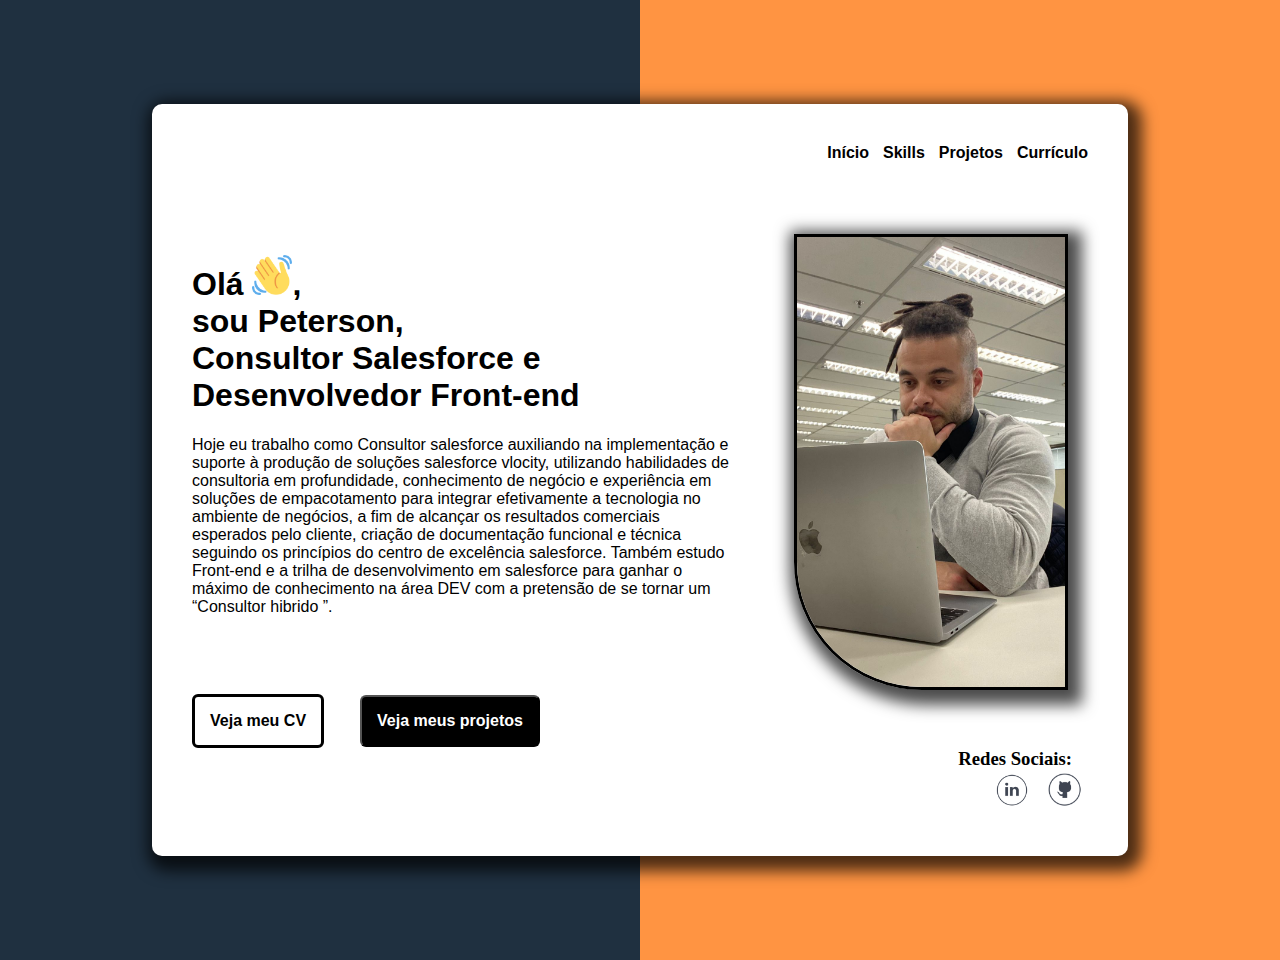
<file: index.html>
<!DOCTYPE html>
<html>

<head>
    <link href="https://fonts.googleapis.com/css?family=Pacifico|Roboto:100,300,400,500,700,900" rel="stylesheet" />
    <meta charset="UTF-8" />
    <meta name="viewport" content="width=device-width, initial-scale=1.0" />
    <meta http-equiv="X-UA-Compatible" content="ie=edge" />
    <title>Portfolio Peterson</title>
    <link rel="stylesheet" href="../Css/inicio.css">
</head>

<body>
    <main class="container">
        <div class="content">
            <div class="Box1">
                <div class="nav-bar">
                    <nav class="cabecalhoPrincipal-nav">
                        <a class="cabecalhoPrincipal-nav-link" href="index.html">Início</a>
                        <a class="cabecalhoPrincipal-nav-link" href="skills.html">Skills</a>
                        <a class="cabecalhoPrincipal-nav-link" href="projetos.html">Projetos</a>
                        <a class="cabecalhoPrincipal-nav-link" href="curriculo.html">Currículo</a>
                    </nav>

                </div>

                <div class="TituloPrincipal">
                    <div class="TituloPrincipal-texto">
                        <h1>Olá <img class="IconeFoto" src="../Imagens/Order Capture Exercise Guide.png"
                                alt=" Foto dando tchau">,<br> sou Peterson,<br> Consultor Salesforce e Desenvolvedor
                            Front-end

                        </h1>
                        <p>Hoje eu trabalho como Consultor salesforce auxiliando na implementação e suporte à produção
                            de soluções salesforce vlocity, utilizando habilidades de consultoria em profundidade,
                            conhecimento de negócio e experiência em soluções de empacotamento para integrar
                            efetivamente a tecnologia no ambiente de negócios, a fim de alcançar os resultados
                            comerciais esperados pelo cliente, criação de documentação funcional e técnica seguindo os
                            princípios do centro de excelência salesforce.
                            Também estudo Front-end e a trilha de desenvolvimento em salesforce para ganhar o máximo de
                            conhecimento na área DEV com a pretensão de se tornar um “Consultor hibrido ”.


                        </p>
                    </div>
                    <div class="Foto-perfil">
                        <div class="Foto-perfil-tamanho">
                            <img src="../Imagens/foto perfil.jpeg" alt="Foto de perfil">
                        </div>
                    </div>
                </div>
                <div class="ButtonCV">
                    <button> Veja meu CV</button>
                </div>
                <div class="ButtonProjetos">
                    <button>Veja meus projetos</button>
                </div>
                <div class="Redes-sociais">
                    <h3 class="Rede-sociais-titulo">Redes Sociais:</h3>
                    <div class="Redes-sociais-icones">
                        <a href="https://www.linkedin.com/in/peterson-sousa-%E2%98%81-46aba6121/" target="_blank"><img
                                class="Redes-sociais-img" src="/Imagens/linkedin.png" alt="imagem linkedin"></a>
                        <a href="https://github.com/PetersonSousa" target="_blank"><img class="Redes-sociais-img"
                                src="/Imagens/git.png" alt="imagem github"></a>
                    </div>
                </div>
            </div>

        </div>


        </div>

    </main>
</body>

</html>
</file>
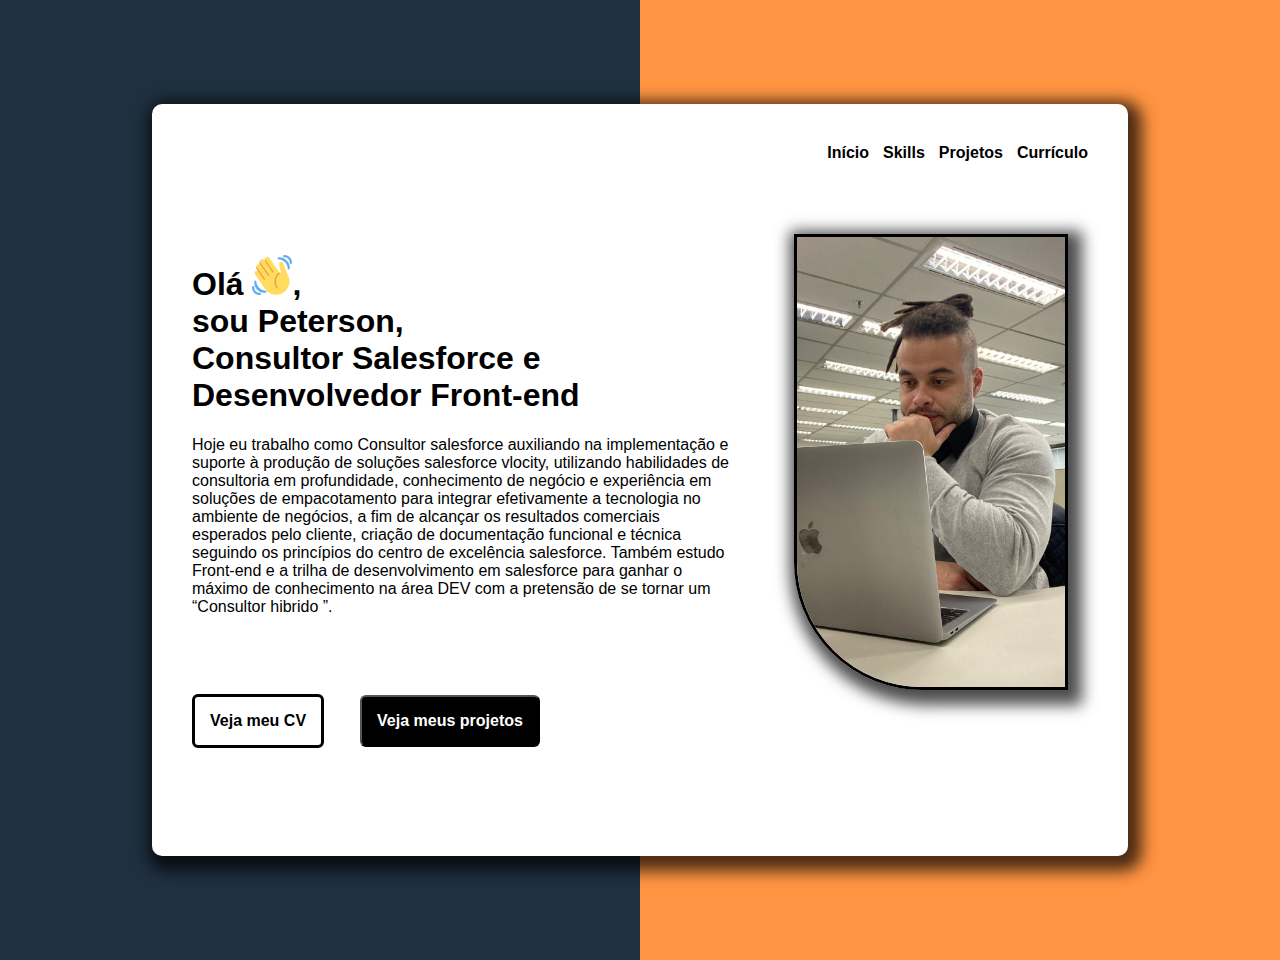
<file: HTML/index.html>
<!DOCTYPE html>
<html>

<head>
    <link href="https://fonts.googleapis.com/css?family=Pacifico|Roboto:100,300,400,500,700,900" rel="stylesheet" />
    <meta charset="UTF-8" />
    <meta name="viewport" content="width=device-width, initial-scale=1.0" />
    <meta http-equiv="X-UA-Compatible" content="ie=edge" />
    <title>Portfolio Peterson</title>
    <link rel="stylesheet" href="../Css/inicio.css">
</head>

<body>
    <main class="container">
        <div class="content">
            <div class="Box1">
                <div class="nav-bar">
                    <nav class="cabecalhoPrincipal-nav">
                        <a class="cabecalhoPrincipal-nav-link" href="../HTML/index.html">Início</a>
                        <a class="cabecalhoPrincipal-nav-link" href="../HTML/skills.html">Skills</a>
                        <a class="cabecalhoPrincipal-nav-link" href="#">Projetos</a>
                        <a class="cabecalhoPrincipal-nav-link" href="#">Currículo</a>
                    </nav>

                </div>

                <div class="TituloPrincipal">
                    <div class="TituloPrincipal-texto">
                        <h1>Olá <img class="IconeFoto" src="../Imagens/Order Capture Exercise Guide.png"
                                alt=" Foto dando tchau">,<br> sou Peterson,<br> Consultor Salesforce e Desenvolvedor
                            Front-end

                        </h1>
                        <p>Hoje eu trabalho como Consultor salesforce auxiliando na implementação e suporte à produção
                            de soluções salesforce vlocity, utilizando habilidades de consultoria em profundidade,
                            conhecimento de negócio e experiência em soluções de empacotamento para integrar
                            efetivamente a tecnologia no ambiente de negócios, a fim de alcançar os resultados
                            comerciais esperados pelo cliente, criação de documentação funcional e técnica seguindo os
                            princípios do centro de excelência salesforce.
                            Também estudo Front-end e a trilha de desenvolvimento em salesforce para ganhar o máximo de
                            conhecimento na área DEV com a pretensão de se tornar um “Consultor hibrido ”.


                        </p>
                    </div>
                    <div class="Foto-perfil">
                        <div class="Foto-perfil-tamanho">
                            <img src="../Imagens/foto perfil.jpeg" alt="Foto de perfil">
                        </div>
                    </div>
                </div>
                <div class="ButtonCV">
                    <button> Veja meu CV</button>
                </div>
                <div class="ButtonProjetos">
                    <button>Veja meus projetos</button>
                </div>
            </div>


        </div>


        </div>

    </main>
</body>

</html>
</file>
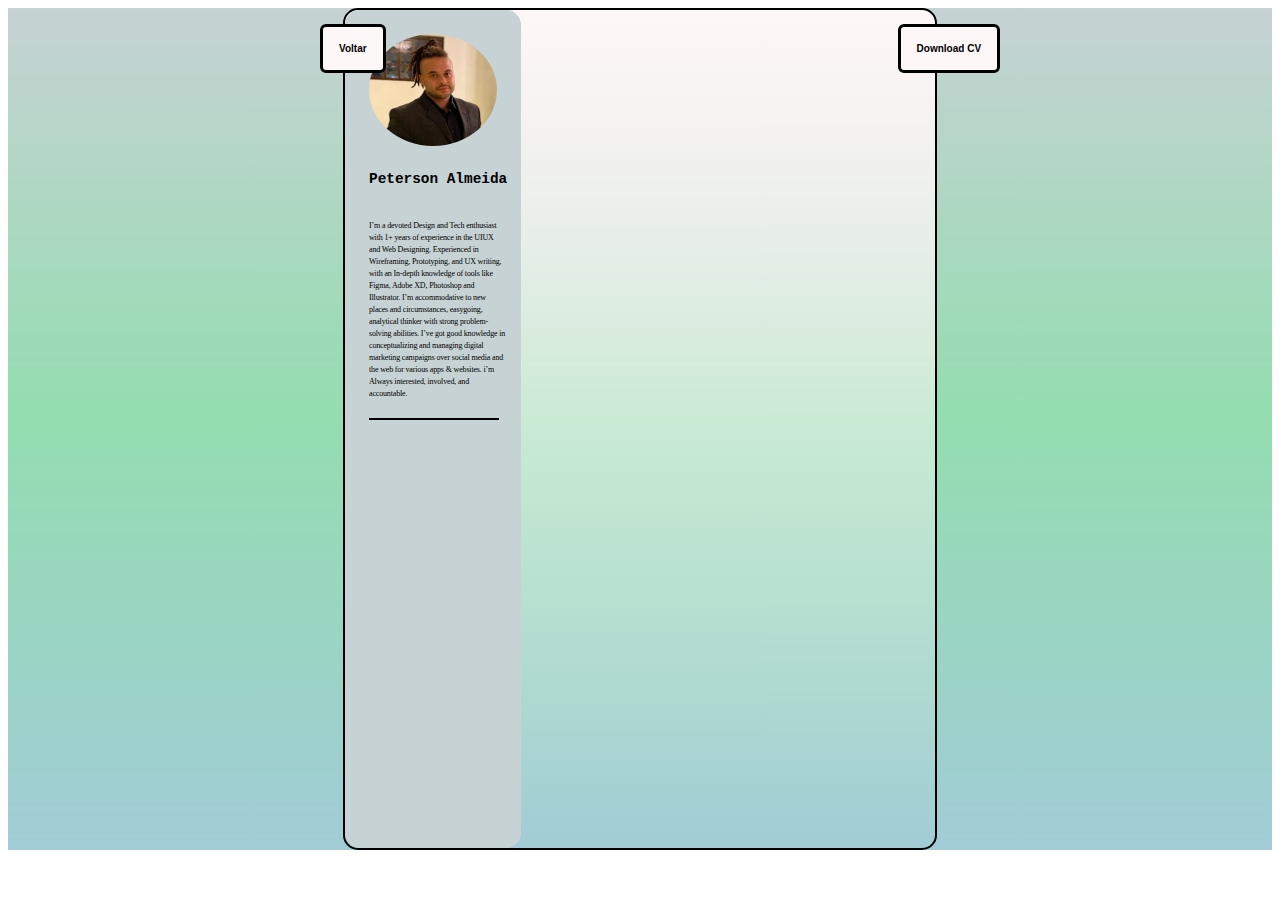
<file: curriculo.html>
<!DOCTYPE html>
<html>

<head>
    <link href="https://fonts.googleapis.com/css?family=Pacifico|Roboto:100,300,400,500,700,900" rel="stylesheet" />
    <meta charset="UTF-8" />
    <meta name="viewport" content="width=device-width, initial-scale=1.0" />
    <meta http-equiv="X-UA-Compatible" content="ie=edge" />
    <title>Projetos Peterson</title>
    <link rel="stylesheet" href="../Css/curriculo.css">


</head>

<body>
    <main class="container">
        <div class="box">
            <div class="boxPerfil"></div>
            <div class="boxPerfil__Container">
                <img class="imgHeader" src="Imagens/perfil.png" alt="Imagem Perfil">
                <h2 class="tituloNome">Peterson Almeida</h2>
                <p class="textoResumo">
                    I’m a devoted Design and Tech enthusiast with 1+ years of experience in the UIUX and Web Designing.
                    Experienced in Wireframing, Prototyping, and UX writing, with an In-depth knowledge of tools like
                    Figma, Adobe XD, Photoshop and Illustrator.

                    I’m accommodative to new places and circumstances, easygoing, analytical thinker with strong
                    problem-solving abilities. I’ve got good knowledge in conceptualizing and managing digital marketing
                    campaigns over social media and the web for various apps & websites. i’m Always interested,
                    involved, and accountable.
                
                </p>
                <div class="linha-horizontal"></div>
            </div>
            <div class="boxConteudo"></div>
            
        </div>
        <div class="box-botao">
            <div class="botaoVoltar" >
                <button class="botaoVoltar_click">Voltar</button>
            </div>
            <div class="BotaoDonwload">
                <button class="BotaoDonwload_click">Download CV</button>
            </div>
        </div>
    </main>
</body>

</html>
</file>
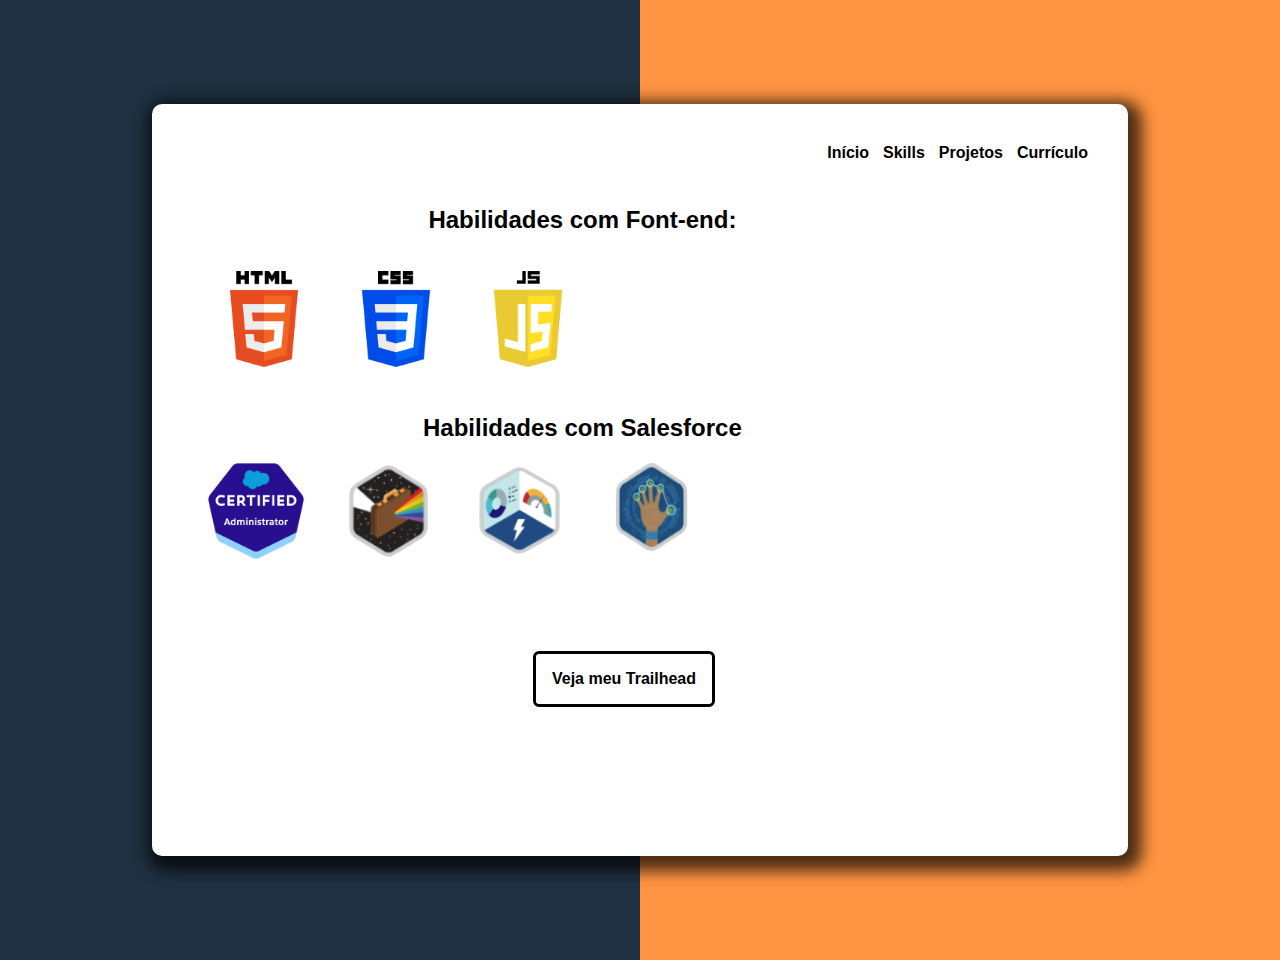
<file: skills.html>
<!DOCTYPE html>
<html>
    <head>
        <link href="https://fonts.googleapis.com/css?family=Pacifico|Roboto:100,300,400,500,700,900" rel="stylesheet" />
        <meta charset="UTF-8" />
        <meta name="viewport" content="width=device-width, initial-scale=1.0" />
        <meta http-equiv="X-UA-Compatible" content="ie=edge" />
        <title>Skills Peterson</title>
        <link rel="stylesheet" href="../Css/inicio.css">
        <link rel="stylesheet" href="../Css/skills.css">
    </head>
    <body>
        <main class="container">
            <div class="content">
                <div class="Box1">
                    <nav class="cabecalhoPrincipal-nav">
                        <a class="cabecalhoPrincipal-nav-link" href="index.html">Início</a>
                        <a class="cabecalhoPrincipal-nav-link" href="skills.html">Skills</a>
                        <a class="cabecalhoPrincipal-nav-link" href="#">Projetos</a>
                        <a class="cabecalhoPrincipal-nav-link" href="#">Currículo</a>
                    </nav>
                    <div class="conteudoSkills">
                        <h2 class="Titulo-skills">Habilidades com Font-end:</h2>
                        <div class="conteudoSkills-icones-font">
                            <img class="imgSkills" src="..//Imagens/html.png" alt="">
                            <img class="imgSkills" src="..//Imagens/css.png" alt="">
                            <img class="imgSkills" src="..//Imagens/js.png" alt="">
                        </div>
                        <h2 class="Titulo-skills">Habilidades com Salesforce</h2>
                        
                        <div class="conteudoSkills-icones-salesforce">
                            <img class="imgSkills" src="..//Imagens/Administrator.png" alt="">
                            <img class="imgSkills" src="..//Imagens/adm1-removebg-preview.png" alt="">
                            <img class="imgSkills" src="..//Imagens/lw1-removebg-preview.png" alt="">
                            <img class="imgSkills" src="..//Imagens/sec1-removebg-preview.png" alt="">
                        
                        </div>
                        <div class="botao-trailhead">
                            <a href="https://trailblazer.me/id/psousadealmeida" target="_blank">
                            <button class="botao-trailhead-veja">Veja meu Trailhead</button></a>
                        </div>
                    </div>
                </div>
            </div>
        </main>
    </body>
</html>
</file>
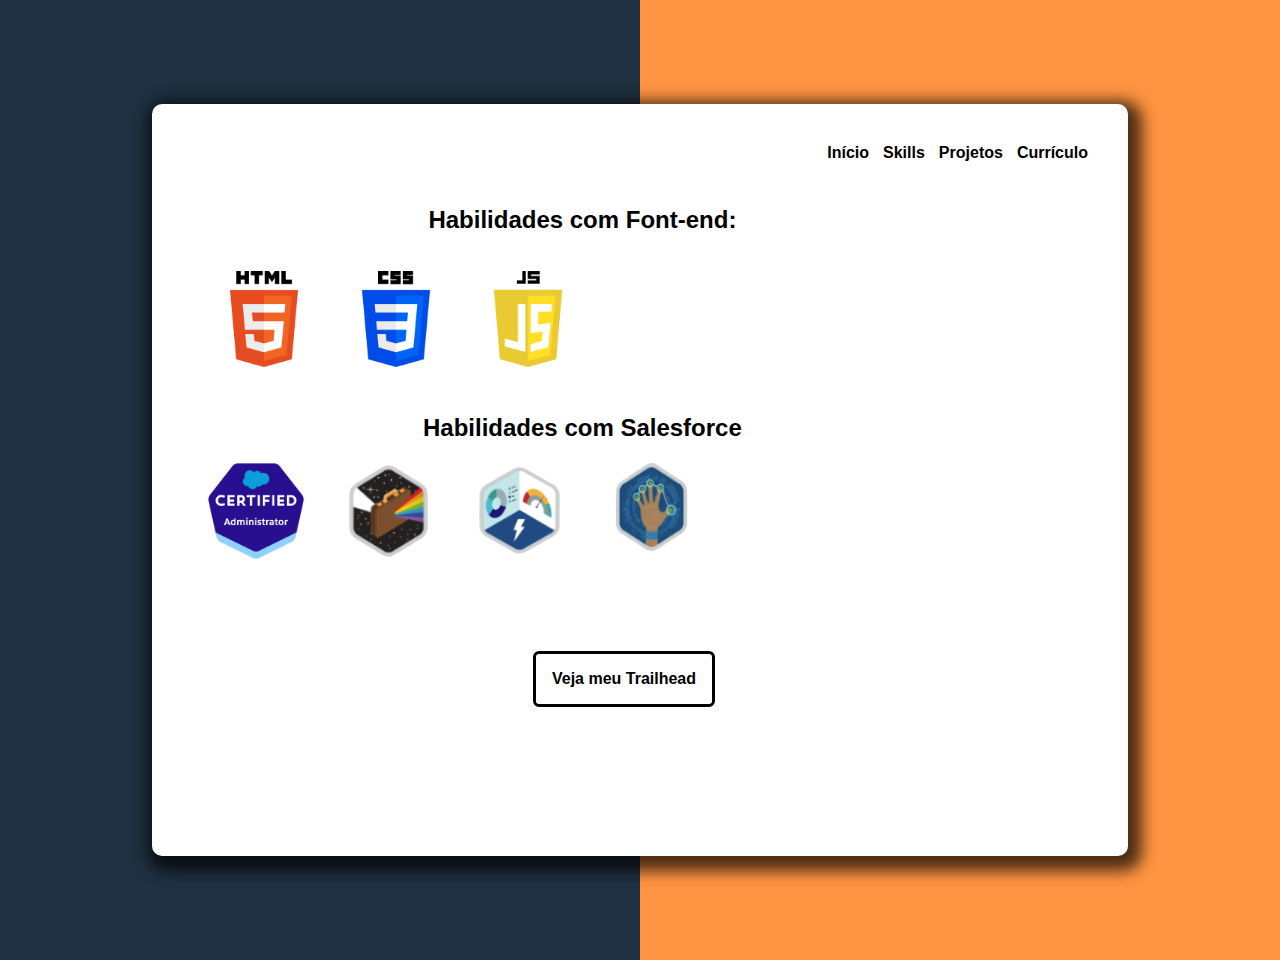
<file: HTML/skills.html>
<!DOCTYPE html>
<html>
    <head>
        <link href="https://fonts.googleapis.com/css?family=Pacifico|Roboto:100,300,400,500,700,900" rel="stylesheet" />
        <meta charset="UTF-8" />
        <meta name="viewport" content="width=device-width, initial-scale=1.0" />
        <meta http-equiv="X-UA-Compatible" content="ie=edge" />
        <title>Skills Peterson</title>
        <link rel="stylesheet" href="../Css/inicio.css">
        <link rel="stylesheet" href="../Css/skills.css">
    </head>
    <main class="container">
        <div class="content">
            <div class="Box1">
                <nav class="cabecalhoPrincipal-nav">
                    <a class="cabecalhoPrincipal-nav-link" href="..//HTML/index.html">Início</a>
                    <a class="cabecalhoPrincipal-nav-link" href="..//HTML/skills.html">Skills</a>
                    <a class="cabecalhoPrincipal-nav-link" href="#">Projetos</a>
                    <a class="cabecalhoPrincipal-nav-link" href="#">Currículo</a>
                </nav>
                <div class="conteudoSkills">
                    <h2 class="Titulo-skills">Habilidades com Font-end:</h2>
                    <div class="conteudoSkills-icones-font">
                        <img class="imgSkills" src="..//Imagens/html.png" alt="">
                        <img class="imgSkills" src="..//Imagens/css.png" alt="">
                        <img class="imgSkills" src="..//Imagens/js.png" alt="">
                    </div>
                    <h2 class="Titulo-skills">Habilidades com Salesforce</h2>
                    
                    <div class="conteudoSkills-icones-salesforce">
                        <img class="imgSkills" src="..//Imagens/Administrator.png" alt="">
                        <img class="imgSkills" src="..//Imagens/adm1-removebg-preview.png" alt="">
                        <img class="imgSkills" src="..//Imagens/lw1-removebg-preview.png" alt="">
                        <img class="imgSkills" src="..//Imagens/sec1-removebg-preview.png" alt="">
                       
                    </div>
                    <div class="botao-trailhead">
                        <a href="https://trailblazer.me/id/psousadealmeida" target="_blank">
                        <button class="botao-trailhead-veja">Veja meu Trailhead</button></a>
                    </div>
                </div>
            </div>
        </div>

    </main>
</html>
</file>
<file: Css/inicio.css>
:root{
    --branco: #fff;
    --pretoSombra: rgba(0, 0, 0, 0.7);
    --preto: #000000;
}
.Box1 {
    background-color: var(--branco);
    padding: 2.5rem;
    width: 70%;
    height: 70%;
    position: absolute;
    box-shadow: 5px 6px 15px 9px var(--pretoSombra);
    border-radius: 10px;


}

.content {
    width: 100vw;
    height: 60rem;
    background-image: linear-gradient(to right, #1F3040 50%, #FF9442 50%);
    position: relative;
    display: flex;
    justify-content: center;
    align-items: center;
}

.TituloPrincipal {
    display: flex;
    flex-wrap: nowrap;
    font-family: sans-serif;
    width: 100%;
    text-align: center;
    margin-top: 8%;

}

.cabecalhoPrincipal-nav {
    font-weight: bold;
    font-size: 1rem;
    text-align: right;

}

.cabecalhoPrincipal-nav-link {
    text-decoration: none;
    font-family: sans-serif, Arial, Helvetica, sans-serif;
    font-weight: bold;
    color: var(--preto);
    font-size: 1rem;
    margin-left: 10px;
    transition: all 0.5s;
    cursor: pointer;

}

a:hover {
    font-size: 120%;
    -webkit-filter: drop-shadow(15px 10px 5px var(--pretoSombra));
    filter: drop-shadow(15px 10px 5px var(--pretoSombra));

}

body {

    margin: 0;
}

.IconeFoto {
    width: 2.5rem;
}


.TituloPrincipal-texto {
    width: 60%;
    text-align: left;
    padding-right: 2rem;
}

.Foto-perfil {
    width: 30%;
    margin-left: 2rem;
}

.Foto-perfil img {
    width: 100%;
    max-height: 450px;
    object-fit: cover;
    object-position: 100% 37%;
    border-bottom-left-radius: 8rem;
    border: 3px solid var(--preto);
    box-shadow: 5px 6px 15px 9px var(--pretoSombra);

}

.ButtonCV button {
    background: var(--branco);
    border-radius: 6px;
    border: solid;
    padding: 15px;
    cursor: pointer;
    color: var(--preto);
    font-size: 16px;
    font-weight: bold;
    margin-right: 2rem;

}

.ButtonProjetos button {
    background: var(--preto);
    border-radius: 6px;
    padding: 15px;
    cursor: pointer;
    color: var(--branco);
    font-size: 16px;
    font-weight: bold;
}

.ButtonCV,
.ButtonProjetos {
    display: inline-block;


}

.Box1 .Redes-sociais {
    display: flex;
    justify-content: right;
    flex-wrap: wrap;
}

.Rede-sociais-titulo {
    width: 100%;
    justify-content: right;
    text-align: end;
    margin-top: 0;
    margin-right: 1rem;
    margin-bottom: 0;
}

.Redes-sociais-img {

    width: 3rem;
    

}

.Redes-sociais-img:hover {
    transform: scale(1.1);
    -webkit-filter: drop-shadow(15px 10px 5px var(--pretoSombra));
    filter: drop-shadow(15px 10px 5px var(--pretoSombra));

}

@media screen and (max-width: 768px) {
.Box1{
    
    height: 80%;
}
.cabecalhoPrincipal-nav{
    width: 18rem;
    padding-right: 2rem;
}
.cabecalhoPrincipal-nav-link{
    text-align: center;

}
 h1{
    font-size: 1.25rem;
}
.IconeFoto{
    width: 1.90rem;
}
.Foto-perfil img{
    width: 5rem;
    align-items: center;
    border-radius: 8rem;
    border: 3px solid var(--preto);
   
}
p{
    position: absolute;
    font-size: 0.90rem;
    padding-right: 2rem;
    margin-top: 2rem;
}
.ButtonCV{
    margin-top: 20rem;
}
.ButtonProjetos{
    margin-top: 1rem;
}   

}
</file>
<file: Css/curriculo.css>
.container{
display: flex;
 width: 100%;
 height: 100%;
 justify-content: center;
 background: linear-gradient(180deg, #C6D2D3 0%, #93DDB0 48.75%, #A1CCD6 100%);

 
}

.box{
    box-sizing: border-box;
    position: relative;
    width: 37.125rem;
    height: 52.625rem;
    background: linear-gradient(180deg, #FEF7F7 0%, rgba(188, 187, 187, 0) 100%);
    border: 2px solid #000000;
    border-radius: 15px;
 
}

.boxPerfil{
    position: absolute;
    width: 11rem;
    height: 52.4rem;
    left: 0px;
    top: 0rem;
    border-radius: 15px;
    background: #C6D2D3;
   
}
.boxPerfil__Container{
    display: flex;
    flex-direction: column;
    align-items: flex-start;
    padding: 24px;
    gap: 13px;
    position: absolute;
    width: 180px;
    left: 0px;
    top: 0px;
    bottom: 0px;
}
.imgHeader{
    width: 8rem;
    height: 7rem;
    border-radius: 50%;
}
.tituloNome{
    font-size: 0.90rem;
    font-family: 'Courier New', Courier, monospace;
   
}
.textoResumo{
    width: 137px;
    height: 240px;
    font-family: 'Poppins';
    font-style: normal;
    font-weight: 400;
    font-size: 8px;
    line-height: 12px;
    letter-spacing: -0.02em;
    color: #000000;
}

.linha-horizontal {
    position: absolute;
    width: 8rem;
    border: 0.80px solid #000;
    margin-top: 24rem;
}
.boxConteudo{
    position: absolute;
    width: 414px;
    height: 825px;
    left: 176px;
    top: 8px;
    
}

.box-botao{
    display: flex;
    width: 100%;
    position: absolute;
    
}
.BotaoDonwload{
 margin-left: 32rem;
    
}
.BotaoDonwload_click{
    background: #FEF7F7;
    border-radius: 6px;
    border: solid;
    padding: 1rem;
    cursor: pointer;
    color: #000;
    font-size: 10px;
    font-weight: bold;
    margin-top: 1rem;
}
.BotaoDonwload_click:hover{
    transform: scale(1.1);
    -webkit-filter: drop-shadow(15px 10px 5px #000);
    filter: drop-shadow(15px 10px 5px #000);

}

.botaoVoltar{
 margin-left: 20rem;
}
.botaoVoltar_click{
    background: #FEF7F7;
    border-radius: 6px;
    border: solid;
    padding: 1rem;
    cursor: pointer;
    color: #000;
    font-size: 10px;
    font-weight: bold;
    margin-top: 1rem;
}

.botaoVoltar_click:hover{
    transform: scale(1.1);
    -webkit-filter: drop-shadow(15px 10px 5px #000);
    filter: drop-shadow(15px 10px 5px #000);
}
</file>
<file: Css/skills.css>
.box .conteudoSkills{
    display: flex;
    padding: 1.50rem;
    width: 100%;
    height: 100%;
}
.Titulo-skills{
    display: flex;
    width: 80%;
    font-family: sans-serif;
    /*text-decoration: underline;*/
    position: absolute;
    justify-content: center;
    margin-top: 2%;
}

.conteudoSkills-icones-font{
    position: relative;
    margin: 1.50rem;
    
}

.imgSkills{
    display: inline-block;
    margin-top: 10%;
    width: 6rem;
    height: 6rem;
    padding-right: 2rem;
    
}

img:hover {
    transform: scale(1.1);
    -webkit-filter: drop-shadow(15px 10px 5px var(--pretoSombra));
    filter: drop-shadow(15px 10px 5px var(--pretoSombra));
   
}

.conteudoSkills-icones-salesforce{
    position: absolute;
    margin: 1rem;
}
.botao-trailhead{
    display: flex;
    justify-content: center;
    margin-top: 15rem;
}
.botao-trailhead-veja{
    background: var(--branco);
    border-radius: 6px;
    border: solid;
    padding: 1rem;
    cursor: pointer;
    color: var(--preto);
    font-size: 16px;
    font-weight: bold;
    margin-right: 2rem;
    margin-top: 2.5rem;
}
.botao-trailhead-veja:hover{
    transform: scale(1.1);
    -webkit-filter: drop-shadow(15px 10px 5px var(--pretoSombra));
    filter: drop-shadow(15px 10px 5px var(--pretoSombra));

}
@media screen and (max-width: 768px){
    .Box1{
    
        height: 80%;
    }
    .cabecalhoPrincipal-nav{
        width: 18rem;
       
    }
    .cabecalhoPrincipal-nav-link{
        text-align: center;
        
    }
    .Titulo-skills{
        font-size: 1.15rem;
        position: relative;
        margin-top: 2rem;
        
    }
    .imgSkills{
        width: 2.15rem;
        height: 2.5rem;
        
    }

    .botao-trailhead{
        position: relative;
        margin-top: 12rem;
    }
}
</file>
